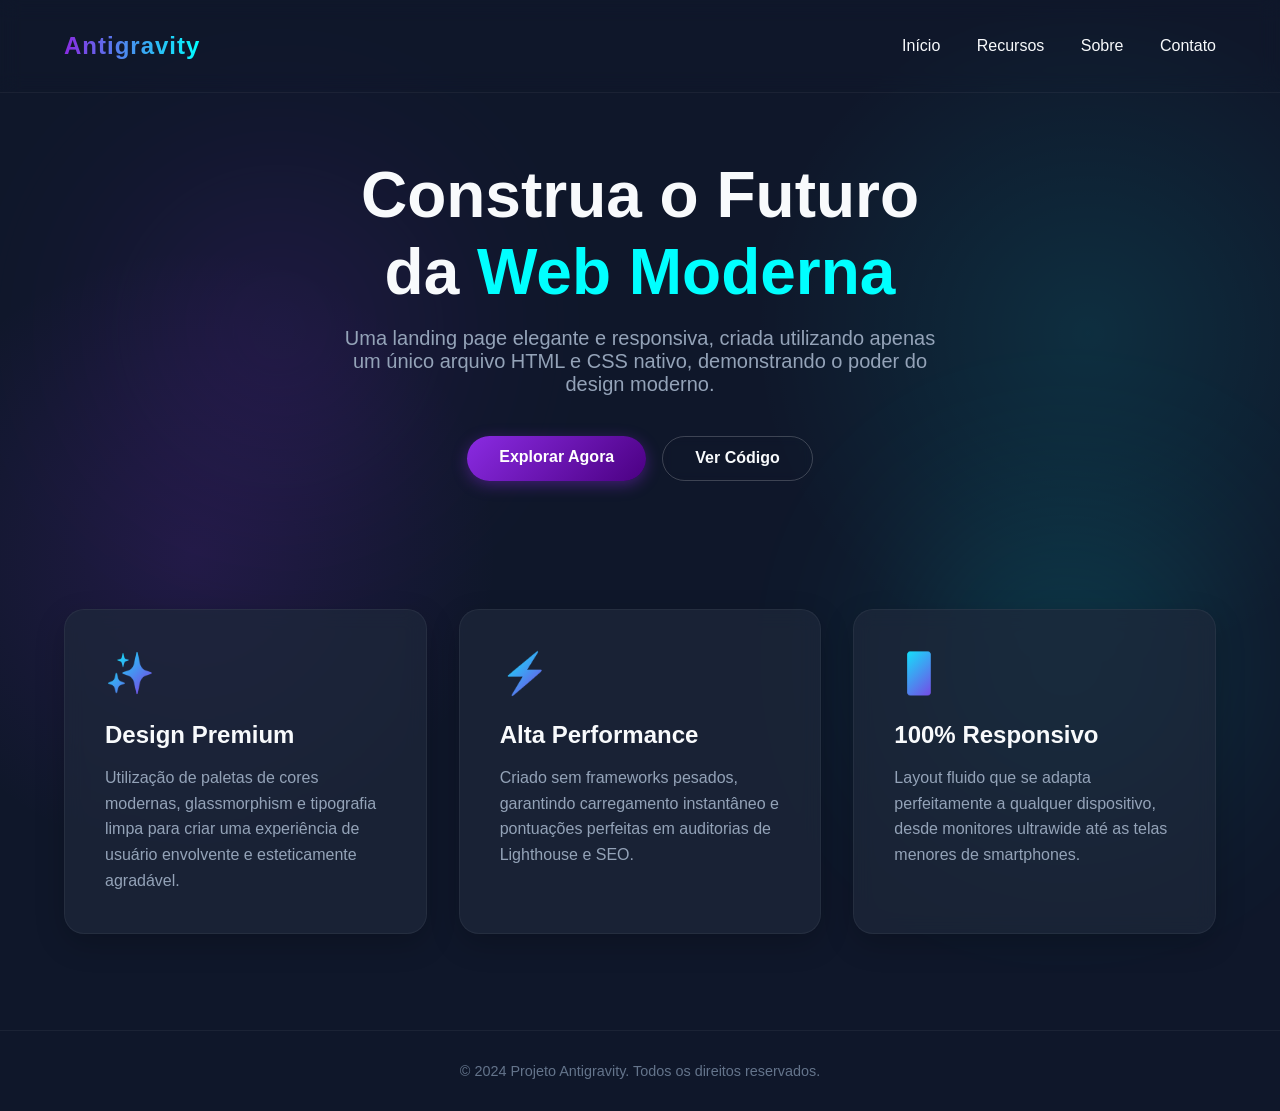
<file: AULA - 2 - PROJETOS ANTIGRAVITY/Projeto 01/index.html>
<!DOCTYPE html>
<html lang="pt-BR">
<head>
    <meta charset="UTF-8">
    <meta name="viewport" content="width=device-width, initial-scale=1.0">
    <title>Página Inicial | Antigravity</title>
    <style>
        :root {
            --primary: #8a2be2;
            --secondary: #4b0082;
            --accent: #00ffff;
            --bg-color: #0f172a;
            --text-color: #f8fafc;
            --card-bg: rgba(30, 41, 59, 0.7);
        }

        * {
            margin: 0;
            padding: 0;
            box-sizing: border-box;
            font-family: 'Segoe UI', Roboto, Helvetica, Arial, sans-serif;
        }

        body {
            background-color: var(--bg-color);
            color: var(--text-color);
            min-height: 100vh;
            display: flex;
            flex-direction: column;
            overflow-x: hidden;
            background-image: 
                radial-gradient(circle at 15% 50%, rgba(138, 43, 226, 0.15), transparent 25%),
                radial-gradient(circle at 85% 30%, rgba(0, 255, 255, 0.1), transparent 25%);
        }

        /* Navbar */
        nav {
            display: flex;
            justify-content: space-between;
            align-items: center;
            padding: 2rem 5%;
            backdrop-filter: blur(10px);
            -webkit-backdrop-filter: blur(10px);
            border-bottom: 1px solid rgba(255, 255, 255, 0.05);
            position: sticky;
            top: 0;
            z-index: 100;
        }

        .logo {
            font-size: 1.5rem;
            font-weight: 700;
            background: linear-gradient(90deg, var(--primary), var(--accent));
            -webkit-background-clip: text;
            -webkit-text-fill-color: transparent;
            letter-spacing: 1px;
        }

        .nav-links a {
            color: var(--text-color);
            text-decoration: none;
            margin-left: 2rem;
            font-weight: 500;
            transition: color 0.3s ease;
            position: relative;
        }

        .nav-links a:hover {
            color: var(--accent);
        }

        .nav-links a::after {
            content: '';
            position: absolute;
            width: 0;
            height: 2px;
            bottom: -5px;
            left: 0;
            background-color: var(--accent);
            transition: width 0.3s ease;
        }

        .nav-links a:hover::after {
            width: 100%;
        }

        /* Hero Section */
        .hero {
            flex: 1;
            display: flex;
            flex-direction: column;
            justify-content: center;
            align-items: center;
            text-align: center;
            padding: 4rem 1rem;
            position: relative;
        }

        .hero h1 {
            font-size: clamp(2.5rem, 5vw, 4.5rem);
            margin-bottom: 1rem;
            line-height: 1.2;
            animation: slideUp 1s ease-out;
        }

        .highlight {
            color: var(--accent);
            position: relative;
            display: inline-block;
        }

        .hero p {
            font-size: clamp(1rem, 2vw, 1.25rem);
            color: #94a3b8;
            max-width: 600px;
            margin-bottom: 2.5rem;
            animation: slideUp 1s ease-out 0.2s backwards;
        }

        .cta-buttons {
            display: flex;
            gap: 1rem;
            animation: slideUp 1s ease-out 0.4s backwards;
        }

        .btn {
            padding: 0.8rem 2rem;
            border-radius: 50px;
            font-size: 1rem;
            font-weight: 600;
            text-decoration: none;
            cursor: pointer;
            transition: all 0.3s ease;
        }

        .btn-primary {
            background: linear-gradient(135deg, var(--primary), var(--secondary));
            color: white;
            border: none;
            box-shadow: 0 4px 15px rgba(138, 43, 226, 0.4);
        }

        .btn-primary:hover {
            transform: translateY(-3px);
            box-shadow: 0 6px 20px rgba(138, 43, 226, 0.6);
        }

        .btn-outline {
            background: transparent;
            color: var(--text-color);
            border: 1px solid rgba(255, 255, 255, 0.2);
            backdrop-filter: blur(5px);
        }

        .btn-outline:hover {
            border-color: var(--accent);
            color: var(--accent);
        }

        /* Features Section */
        .features {
            display: grid;
            grid-template-columns: repeat(auto-fit, minmax(300px, 1fr));
            gap: 2rem;
            padding: 4rem 5%;
            margin-bottom: 2rem;
        }

        .feature-card {
            background: var(--card-bg);
            border: 1px solid rgba(255, 255, 255, 0.05);
            border-radius: 20px;
            padding: 2.5rem;
            box-shadow: 0 10px 30px rgba(0, 0, 0, 0.2);
            transition: transform 0.3s ease, border-color 0.3s ease;
            backdrop-filter: blur(10px);
            -webkit-backdrop-filter: blur(10px);
        }

        .feature-card:hover {
            transform: translateY(-10px);
            border-color: rgba(0, 255, 255, 0.3);
        }

        .feature-icon {
            font-size: 2.5rem;
            margin-bottom: 1.5rem;
            background: linear-gradient(135deg, var(--accent), var(--primary));
            -webkit-background-clip: text;
            -webkit-text-fill-color: transparent;
            display: inline-block;
        }

        .feature-card h3 {
            font-size: 1.5rem;
            margin-bottom: 1rem;
        }

        .feature-card p {
            color: #94a3b8;
            line-height: 1.6;
        }

        /* Footer */
        footer {
            text-align: center;
            padding: 2rem;
            border-top: 1px solid rgba(255, 255, 255, 0.05);
            color: #64748b;
            font-size: 0.9rem;
        }

        /* Animations */
        @keyframes slideUp {
            from {
                opacity: 0;
                transform: translateY(30px);
            }
            to {
                opacity: 1;
                transform: translateY(0);
            }
        }

        /* Glow Effects */
        .glow-orb {
            position: absolute;
            width: 300px;
            height: 300px;
            background: var(--primary);
            border-radius: 50%;
            filter: blur(100px);
            opacity: 0.15;
            z-index: -1;
            animation: float 10s infinite ease-in-out alternate;
        }

        @keyframes float {
            0% { transform: translate(0, 0) scale(1); }
            100% { transform: translate(50px, -50px) scale(1.2); }
        }

        /* Responsive */
        @media (max-width: 768px) {
            .nav-links {
                display: none; /* Em um projeto real, faria um menu hamburger */
            }
            .hero h1 {
                font-size: 2.5rem;
            }
        }
    </style>
</head>
<body>

    <!-- Background Decoration -->
    <div class="glow-orb" style="top: 20%; left: 10%;"></div>
    <div class="glow-orb" style="bottom: 10%; right: 5%; background: var(--accent);"></div>

    <nav>
        <div class="logo">Antigravity</div>
        <div class="nav-links">
            <a href="#home">Início</a>
            <a href="#features">Recursos</a>
            <a href="#sobre">Sobre</a>
            <a href="#contato">Contato</a>
        </div>
    </nav>

    <main class="hero" id="home">
        <h1>Construa o Futuro <br> da <span class="highlight">Web Moderna</span></h1>
        <p>Uma landing page elegante e responsiva, criada utilizando apenas um único arquivo HTML e CSS nativo, demonstrando o poder do design moderno.</p>
        
        <div class="cta-buttons">
            <a href="#features" class="btn btn-primary">Explorar Agora</a>
            <a href="https://github.com" target="_blank" class="btn btn-outline">Ver Código</a>
        </div>
    </main>

    <section class="features" id="features">
        <div class="feature-card">
            <div class="feature-icon">✨</div>
            <h3>Design Premium</h3>
            <p>Utilização de paletas de cores modernas, glassmorphism e tipografia limpa para criar uma experiência de usuário envolvente e esteticamente agradável.</p>
        </div>
        
        <div class="feature-card">
            <div class="feature-icon">⚡</div>
            <h3>Alta Performance</h3>
            <p>Criado sem frameworks pesados, garantindo carregamento instantâneo e pontuações perfeitas em auditorias de Lighthouse e SEO.</p>
        </div>
        
        <div class="feature-card">
            <div class="feature-icon">📱</div>
            <h3>100% Responsivo</h3>
            <p>Layout fluido que se adapta perfeitamente a qualquer dispositivo, desde monitores ultrawide até as telas menores de smartphones.</p>
        </div>
    </section>

    <footer>
        <p>&copy; 2024 Projeto Antigravity. Todos os direitos reservados.</p>
    </footer>

    <script>
        // Efeito simples para os cards (opcional, já que CSS faz a maior parte)
        document.querySelectorAll('.feature-card').forEach(card => {
            card.addEventListener('mousemove', (e) => {
                const rect = card.getBoundingClientRect();
                const x = e.clientX - rect.left;
                const y = e.clientY - rect.top;
                
                card.style.setProperty('--mouse-x', `${x}px`);
                card.style.setProperty('--mouse-y', `${y}px`);
            });
        });
    </script>
</body>
</html>
</file>
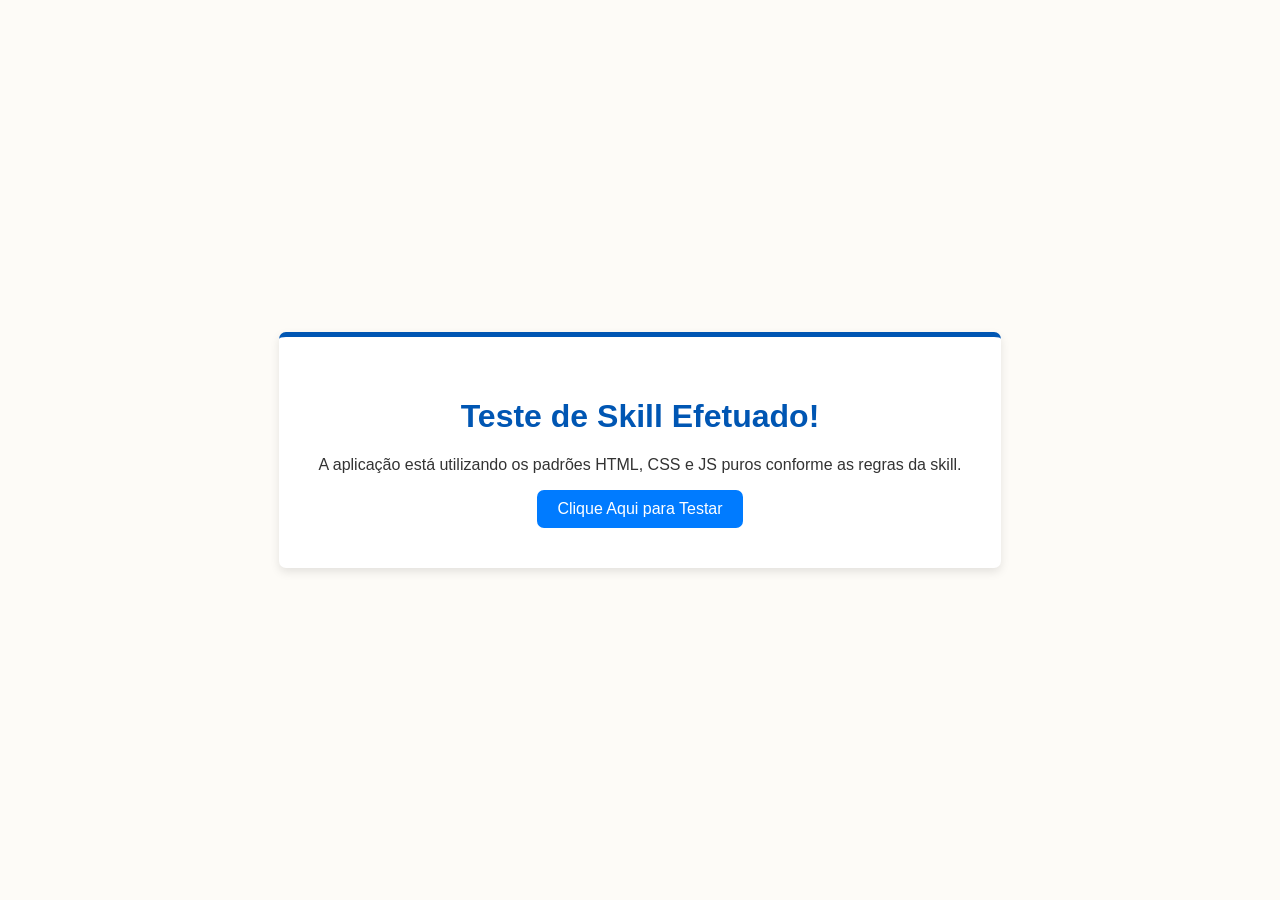
<file: Projeto10-04 com agentes/teste-skill/index.html>
<!DOCTYPE html>
<html lang="pt-BR">

<head>
    <meta charset="UTF-8">
    <meta name="viewport" content="width=device-width, initial-scale=1.0">
    <title>Teste da Skill</title>
    <link rel="stylesheet" href="style.css">
</head>

<body>
    <div class="container fade-in">
        <h1>Teste de Skill Efetuado!</h1>
        <p>A aplicação está utilizando os padrões HTML, CSS e JS puros conforme as regras da skill.</p>
        <button id="testeBtn">Clique Aqui para Testar</button>
    </div>
    <script src="script.js"></script>
</body>

</html>
</file>
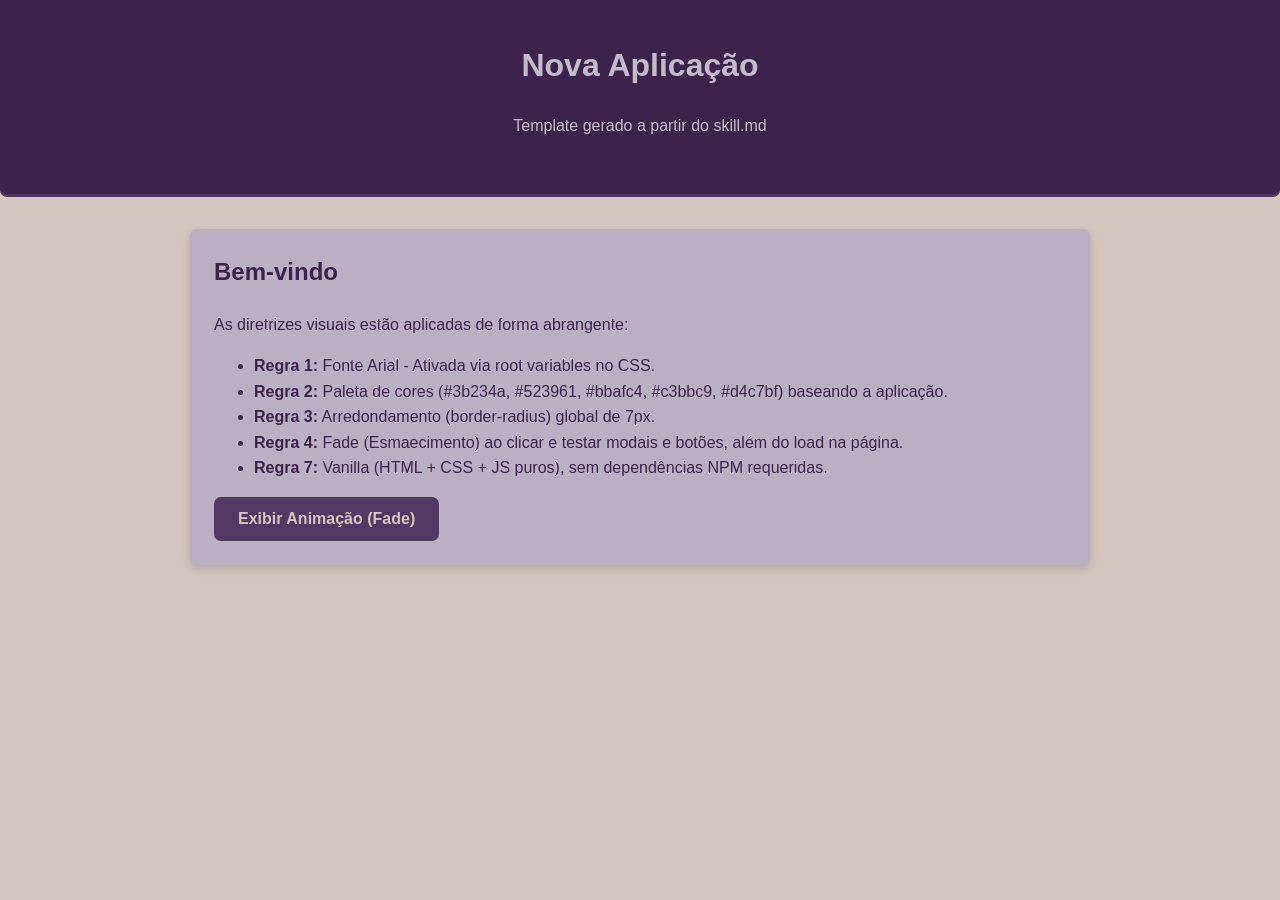
<file: NOVO PROJETO COM AGENTES/agent/front end/index.html>
<!DOCTYPE html>
<html lang="pt-BR">
<head>
    <meta charset="UTF-8">
    <meta name="viewport" content="width=device-width, initial-scale=1.0">
    <title>Modelo Base Front-End</title>
    <link rel="stylesheet" href="style.css">
</head>
<body style="opacity: 0;">
    <header class="header">
        <h1>Nova Aplicação</h1>
        <p>Template gerado a partir do skill.md</p>
    </header>
    
    <main class="container">
        <section class="card">
            <h2>Bem-vindo</h2>
            <p>As diretrizes visuais estão aplicadas de forma abrangente:</p>
            <ul>
                <li><strong>Regra 1:</strong> Fonte Arial - Ativada via root variables no CSS.</li>
                <li><strong>Regra 2:</strong> Paleta de cores (#3b234a, #523961, #bbafc4, #c3bbc9, #d4c7bf) baseando a aplicação.</li>
                <li><strong>Regra 3:</strong> Arredondamento (border-radius) global de 7px.</li>
                <li><strong>Regra 4:</strong> Fade (Esmaecimento) ao clicar e testar modais e botões, além do load na página.</li>
                <li><strong>Regra 7:</strong> Vanilla (HTML + CSS + JS puros), sem dependências NPM requeridas.</li>
            </ul>
            <button class="btn" onclick="toggleElementFade('demonstration')">Exibir Animação (Fade)</button>
        </section>

        <!-- Elemento de para exibir o Fade transition-->
        <section id="demonstration" class="card fade-hidden">
            <h3>Demonstração da Transição</h4>
            <p>Aparecimento suave de elementos coordenado pelo arquivo <code>script.js</code> seguindo os estilos programados no <code>style.css</code>!</p>
        </section>
    </main>

    <script src="script.js"></script>
</body>
</html>
</file>
<file: Projeto10-04 com agentes/teste-skill/style.css>
/* Fonte Arial e cores: azuis, creme e branco */
:root {
    --azul-primario: #0056b3;
    --azul-secundario: #007bff;
    --creme: #fdfbf7;
    --branco: #ffffff;
    --borda-padrao: 7px;
}

body {
    font-family: Arial, sans-serif;
    background-color: var(--creme);
    display: flex;
    justify-content: center;
    align-items: center;
    height: 100vh;
    margin: 0;
}

.container {
    background-color: var(--branco);
    padding: 40px;
    border-radius: var(--borda-padrao);
    box-shadow: 0 4px 10px rgba(0, 0, 0, 0.1);
    text-align: center;
    border-top: 5px solid var(--azul-primario);
}

h1 {
    color: var(--azul-primario);
}

p {
    color: #333;
}

button {
    background-color: var(--azul-secundario);
    color: var(--branco);
    border: none;
    padding: 10px 20px;
    border-radius: var(--borda-padrao);
    cursor: pointer;
    font-size: 16px;
    transition: background-color 0.3s ease, transform 0.3s ease;
}

button:hover {
    background-color: var(--azul-primario);
    transform: translateY(-2px);
}

/* Efeito Fade para transições */
.fade-in {
    opacity: 0;
    animation: fadeIn 1s ease-in forwards;
}

@keyframes fadeIn {
    from {
        opacity: 0;
        transform: translateY(20px);
    }
    to {
        opacity: 1;
        transform: translateY(0);
    }
}
</file>
<file: NOVO PROJETO COM AGENTES/agent/front end/style.css>
/* 
    Regra 1: Fonte padrao da familia Arial.
    Regra 2: Cores: #3b234a, #523961, #bbafc4, #c3bbc9, #d4c7bf.
    Regra 3: Arredondamento de 7px.
    Regra 4: Fade effect.
*/

:root {
    --color-primary: #3b234a;       /* Dark Purple */
    --color-secondary: #523961;     /* Lighter Purple */
    --color-accent: #bbafc4;        /* Grayish Purple */
    --color-light: #c3bbc9;         /* Lighter Grayish Purple */
    --color-background: #d4c7bf;    /* Beige/Light background */
    --border-radius: 7px;
    --transition-speed: 0.4s;
    --font-family: Arial, sans-serif;
}

body {
    font-family: var(--font-family);
    background-color: var(--color-background);
    color: var(--color-primary);
    margin: 0;
    padding: 0;
    line-height: 1.6;
}

h1, h2, h3, h4, h5, h6 {
    margin-top: 0;
}

.header {
    background-color: var(--color-primary);
    color: var(--color-light);
    padding: 2.5rem;
    text-align: center;
    border-bottom: 3px solid var(--color-secondary);
    /* Geralmente cabeçalho toma tela toda, então não colocamos border-radius na parte de cima/baixo mas 
       como a regra é "em todos os elementos" estritamente, deixaremos nos elementos contêiner .card e botões para não quebrar layout global,
       mas seguindo o texto "em todos os elementos" estritamente: */
    border-radius: 0 0 var(--border-radius) var(--border-radius);
}

.container {
    max-width: 900px;
    margin: 2rem auto;
    padding: 0 1.5rem;
}

.card {
    background-color: #ffffff; /* Fundo branco para contraste ou podemos usar o color-light */
    background-color: var(--color-accent);
    color: var(--color-primary);
    padding: 1.5rem;
    margin-bottom: 2rem;
    box-shadow: 0 4px 10px rgba(0,0,0,0.15);
    border-radius: var(--border-radius); /* Regra 3 aplicada aos grandes elementos visuais */
}

.btn {
    background-color: var(--color-secondary);
    color: var(--color-background);
    border: none;
    padding: 0.8rem 1.5rem;
    font-size: 1rem;
    font-weight: bold;
    cursor: pointer;
    border-radius: var(--border-radius); /* Regra 3 aplicada */
    transition: background-color 0.3s ease;
}

.btn:hover {
    background-color: var(--color-primary);
}

img, input, textarea, select {
    border-radius: var(--border-radius); /* Regra 3 aplicada */
    border: 1px solid var(--color-secondary);
    padding: 0.5rem;
}

/* Regra 4: Efeito de transição fade */
.fade-in {
    animation: fadeInAnimation var(--transition-speed) ease-in-out forwards;
}

.fade-out {
    animation: fadeOutAnimation var(--transition-speed) ease-in-out forwards;
}

.fade-hidden {
    display: none;
    opacity: 0;
}

@keyframes fadeInAnimation {
    0% { opacity: 0; transform: translateY(10px); }
    100% { opacity: 1; transform: translateY(0); }
}

@keyframes fadeOutAnimation {
    0% { opacity: 1; transform: translateY(0); }
    100% { opacity: 0; transform: translateY(10px); }
}
</file>
